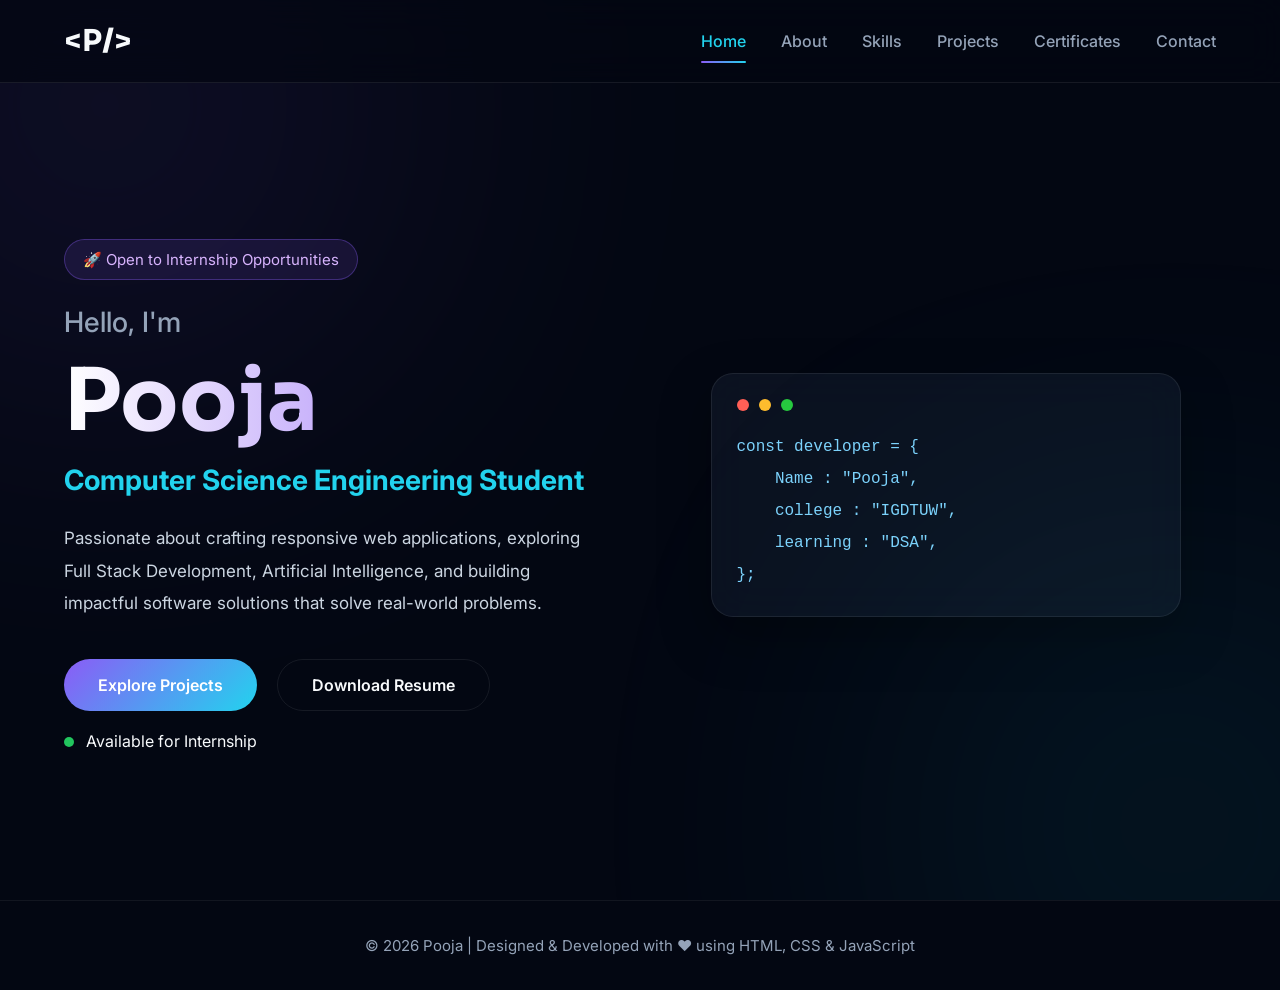
<file: index.html>
<!DOCTYPE html>
<html lang="en">

<head>
    <meta charset="UTF-8">
    <meta name="viewport" content="width=device-width, initial-scale=1.0">
    <title>Pooja | Portfolio</title>

    <!-- Google Fonts -->
    <link rel="preconnect" href="https://fonts.googleapis.com">
    <link rel="preconnect" href="https://fonts.gstatic.com" crossorigin>
    <link
        href="https://fonts.googleapis.com/css2?family=Inter:wght@300;400;500;600;700;800&family=Sora:wght@400;600;700;800&display=swap"
        rel="stylesheet">

    <!-- CSS -->
    <link rel="stylesheet" href="css/style.css">
    <link rel="stylesheet" href="css/home.css">
</head>

<body>
    <!--========================
            HEADER
    =========================-->
    <header>
        <div class="container navbar">
            <a href="index.html" class="logo">
                &lt;P/&gt;
            </a>
            <nav>
                <ul>
                    <li><a class="active" href="index.html">Home</a></li>
                    <li><a href="about.html">About</a></li>
                    <li><a href="skills.html">Skills</a></li>
                    <li><a href="projects.html">Projects</a></li>
                    <li><a href="certificates.html">Certificates </a></li>
                    <li><a href="contact.html">Contact</a></li>
                </ul>
            </nav>
        </div>
    </header>

    <!--========================
            HERO
    =========================-->
    <main>
        <section class="hero">
            <div class="container hero-container">

                <!-- LEFT -->
                <div class="hero-content">
                    <span class="hero-tag">
                        🚀 Open to Internship Opportunities
                    </span>
                    <h2>Hello, I'm</h2>
                    <h1>Pooja</h1>
                    <h3>
                        Computer Science Engineering Student
                    </h3>
                    <p>
                        Passionate about crafting responsive web applications,
                        exploring Full Stack Development, Artificial Intelligence,
                        and building impactful software solutions that solve
                        real-world problems.
                    </p>

                    <div class="hero-buttons">
                        <a href="projects.html" class="btn primary-btn">
                            Explore Projects
                        </a>

                        <a href="assets/Pooja_Resume.pdf" class="btn secondary-btn">
                            Download Resume
                        </a>
                    </div>
                    <br>
                    <div class="availability">
                        <span class="status-dot"></span>
                        Available for Internship
                    </div>
                </div>

                <!-- RIGHT -->
                <div class="hero-image">
                    <div class="code-card">
                        <div class="card-header">
                            <span class="red"></span>
                            <span class="yellow"></span>
                            <span class="green"></span>
                        </div>
                        <pre>
const developer = {
    Name : "Pooja",
    college : "IGDTUW",    
    learning : "DSA",
};
</pre>
                    </div>
                </div>
            </div>

            <!-- ================= SCROLL PROGRESS ================= -->
            <div class="scroll-progress"></div>
        </section>
    </main>

    <!-- ================= SCROLL TOP ================= -->
    <button id="scrollTopBtn">
        ↑
    </button>

    <!-- ================= FOOTER ================= -->
    <footer>
        <div class="container">
            <p>
                © 2026 Pooja | Designed & Developed with ❤️ using HTML, CSS & JavaScript
            </p>
        </div>
    </footer>
    <script src="js/main.js"></script>
</body>
</html>
</file>
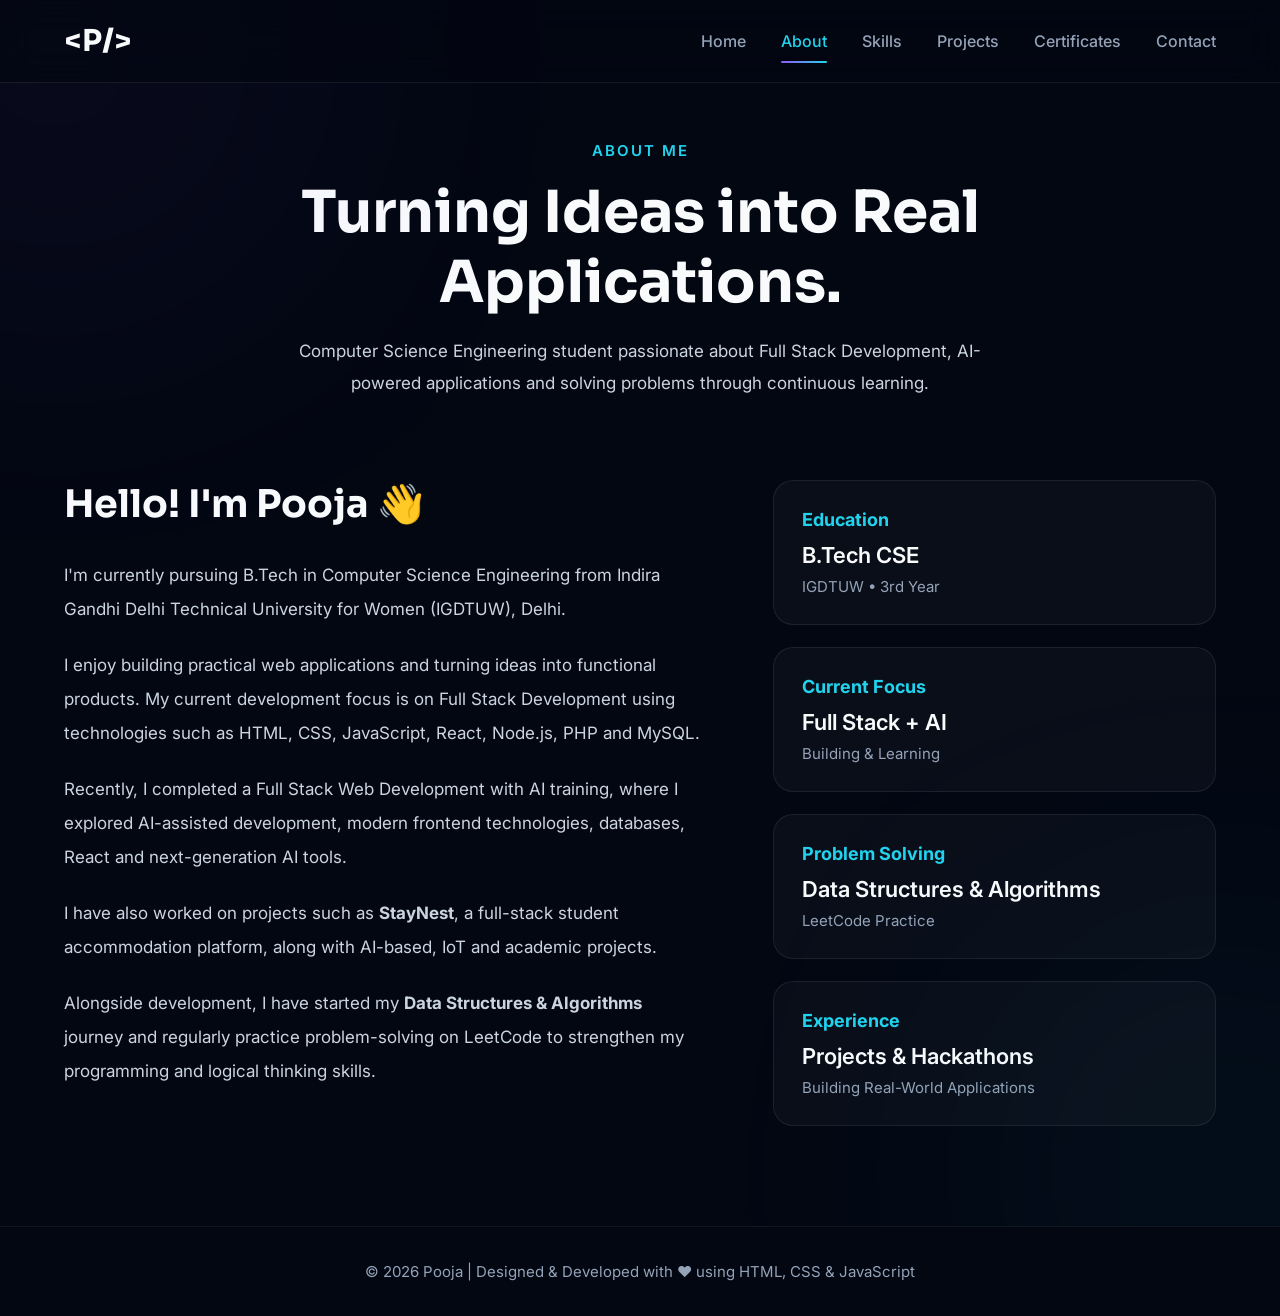
<file: about.html>
<!DOCTYPE html>
<html lang="en">

<head>
    <meta charset="UTF-8">
    <meta name="viewport" content="width=device-width, initial-scale=1.0">

    <title>About | Pooja</title>

    <!-- Google Fonts -->
    <link rel="preconnect" href="https://fonts.googleapis.com">
    <link rel="preconnect" href="https://fonts.gstatic.com" crossorigin>

    <link
        href="https://fonts.googleapis.com/css2?family=Inter:wght@300;400;500;600;700;800&family=Sora:wght@400;600;700;800&display=swap"
        rel="stylesheet">

    <!-- CSS -->
    <link rel="stylesheet" href="css/style.css">
    <link rel="stylesheet" href="css/about.css">

</head>
<body>

    <!-- ================= HEADER ================= -->
    <header>
        <div class="container navbar">
            <a href="index.html" class="logo">&lt;P/&gt;</a>
            <nav>
                <ul>
                    <li>
                        <a href="index.html">Home</a>
                    </li>
                    <li>
                        <a class="active" href="about.html">About</a>
                    </li>
                    <li>
                        <a href="skills.html">Skills</a>
                    </li>
                    <li>
                        <a href="projects.html">Projects</a>
                    </li>
                    <li>
                        <a href="certificates.html">Certificates</a>
                    </li>
                    <li>
                        <a href="contact.html">Contact</a>
                    </li>
                </ul>
            </nav>
        </div>
    </header>

    <!-- ================= MAIN ================= -->
    <main>
        <section class="about-page reveal">
            <div class="container">

                <!-- ================= PAGE TITLE ================= -->
                <div class="page-title">
                    <span>ABOUT ME</span>
                    <h1>
                        Turning Ideas into Real Applications.
                    </h1>
                    <p>
                        Computer Science Engineering student passionate about
                        Full Stack Development, AI-powered applications and
                        solving problems through continuous learning.
                    </p>
                </div>

                <!-- ================= ABOUT CONTENT ================= -->
                <div class="about-grid">

                    <!-- ================= LEFT ================= -->
                    <div class="about-left">
                        <h2>
                            Hello! I'm Pooja 👋
                        </h2>
                        <p>
                            I'm currently pursuing B.Tech in Computer Science Engineering
                            from Indira Gandhi Delhi Technical University for Women (IGDTUW),
                            Delhi.
                        </p>
                        <p>
                            I enjoy building practical web applications and turning ideas
                            into functional products. My current development focus is on
                            Full Stack Development using technologies such as HTML, CSS,
                            JavaScript, React, Node.js, PHP and MySQL.
                        </p>
                        <p>
                            Recently, I completed a Full Stack Web Development with AI
                            training, where I explored AI-assisted development, modern
                            frontend technologies, databases, React and next-generation
                            AI tools.
                        </p>
                        <p>
                            I have also worked on projects such as <strong>StayNest</strong>,
                            a full-stack student accommodation platform, along with
                            AI-based, IoT and academic projects.
                        </p>
                        <p>
                            Alongside development, I have started my
                            <strong>Data Structures & Algorithms</strong> journey and
                            regularly practice problem-solving on LeetCode to strengthen
                            my programming and logical thinking skills.
                        </p>
                    </div>

                    <!-- ================= RIGHT ================= -->
                    <div class="about-right">

                        <!-- EDUCATION -->
                        <div class="info-card">
                            <h3>
                                Education
                            </h3>
                            <p>
                                B.Tech CSE
                            </p>
                            <span>
                                IGDTUW • 3rd Year
                            </span>
                        </div>

                        <!-- CURRENT FOCUS -->
                        <div class="info-card">
                            <h3>
                                Current Focus
                            </h3>
                            <p>
                                Full Stack + AI
                            </p>
                            <span>
                                Building & Learning
                            </span>
                        </div>

                        <!-- DSA -->
                        <div class="info-card">
                            <h3>
                                Problem Solving
                            </h3>
                            <p>
                                Data Structures & Algorithms
                            </p>
                            <span>
                                LeetCode Practice
                            </span>
                        </div>

                        <!-- EXPERIENCE -->
                        <div class="info-card">
                            <h3>
                                Experience
                            </h3>
                            <p>
                                Projects & Hackathons
                            </p>
                            <span>
                                Building Real-World Applications
                            </span>
                        </div>
                    </div>
                </div>
            </div>

            <!-- ================= SCROLL PROGRESS ================= -->
            <div class="scroll-progress"></div>
        </section>

        <!-- ================= SCROLL TOP ================= -->
        <button id="scrollTopBtn">
            ↑
        </button>

        <!-- ================= FOOTER ================= -->
        <footer>
            <div class="container">
                <p>
                    © 2026 Pooja | Designed & Developed with ❤️ using HTML, CSS & JavaScript
                </p>
            </div>
        </footer>

        <script src="js/main.js"></script>

</body>
</html>
</file>
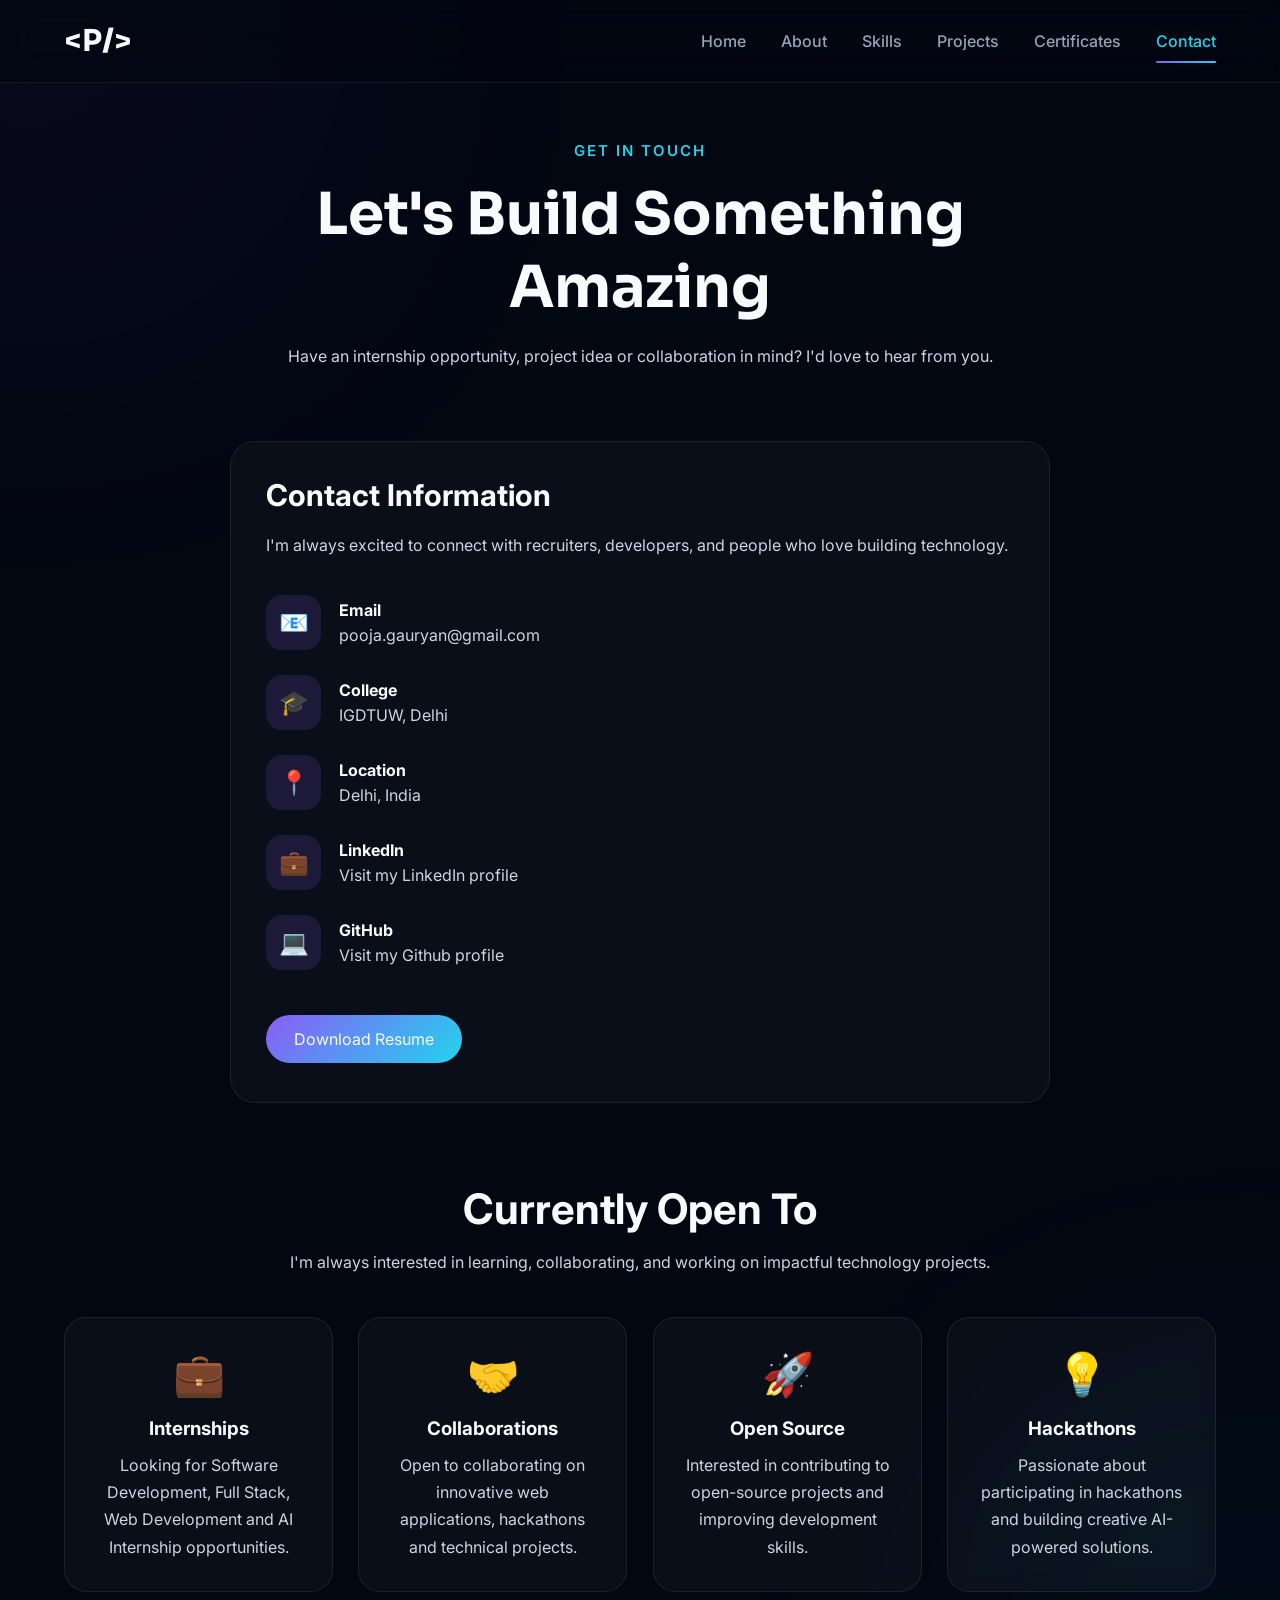
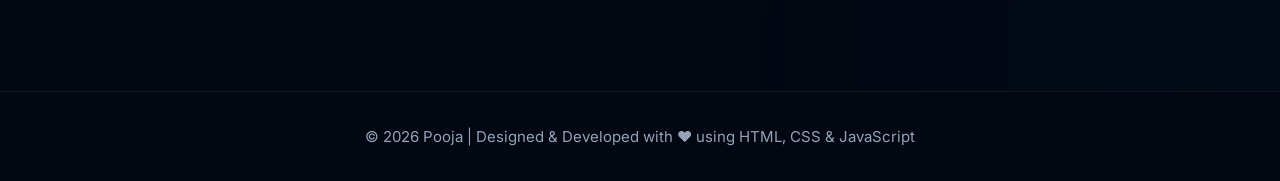
<file: contact.html>
<!DOCTYPE html>
<html lang="en">

<head>
    <meta charset="UTF-8">
    <meta name="viewport" content="width=device-width, initial-scale=1.0">
    <title>Contact | Pooja</title>

    <!-- Google Fonts -->
    <link rel="preconnect" href="https://fonts.googleapis.com">
    <link rel="preconnect" href="https://fonts.gstatic.com" crossorigin>
    <link
        href="https://fonts.googleapis.com/css2?family=Inter:wght@300;400;500;600;700;800&family=Sora:wght@400;600;700;800&display=swap"
        rel="stylesheet">

    <link rel="stylesheet" href="css/style.css">
    <link rel="stylesheet" href="css/contact.css">
</head>
<body>
    <header>
        <div class="container navbar">
            <a href="index.html" class="logo">&lt;P/&gt;</a>
            <nav>
                <ul>
                    <li><a href="index.html">Home</a></li>
                    <li><a href="about.html">About</a></li>
                    <li><a href="skills.html">Skills</a></li>
                    <li><a href="projects.html">Projects</a></li>
                    <li><a href="certificates.html">Certificates</a></li>
                    <li><a class="active" href="contact.html">Contact</a></li>
                </ul>
            </nav>
        </div>
    </header>
    <main>
        <section class="contact-page reveal">
            <div class="container">
                <div class="page-title">
                    <span>GET IN TOUCH</span>
                    <h1>Let's Build Something Amazing</h1>
                    <p>
                        Have an internship opportunity, project idea or collaboration in mind?
                        I'd love to hear from you.
                    </p>
                </div>
                <div class="contact-wrapper">

                    <!-- ================= LEFT ================= -->
                    <div class="contact-info">
                        <h2>Contact Information</h2>
                        <p>
                            I'm always excited to connect with recruiters, developers,
                            and people who love building technology.
                        </p>

                        <div class="info-box reveal">
                            <div class="icon">📧</div>
                            <div>
                                <h4>Email</h4>
                                <p>pooja.gauryan@gmail.com</p>
                            </div>
                        </div>

                        <div class="info-box reveal">
                            <div class="icon">🎓</div>
                            <div>
                                <h4>College</h4>
                                <p>IGDTUW, Delhi</p>
                            </div>
                        </div>

                        <div class="info-box reveal">
                            <div class="icon">📍</div>
                            <div>
                                <h4>Location</h4>
                                <p>Delhi, India</p>
                            </div>

                        </div>
                        <div class="info-box reveal">
                            <div class="icon">💼</div>
                            <div>
                                <h4><a href = "https://www.linkedin.com/in/pooja-gauryan-662349326/" target = "_blank">
                                    LinkedIn
                                </a>
                            </h4>
                                <p><a href = "https://www.linkedin.com/in/pooja-gauryan-662349326/" target = "_blank">Visit my LinkedIn profile </a></p>
                            </div>
                        </div>

                        <div class="info-box reveal">
                            <div class="icon">💻</div>
                            <div>
                                <h4><a href = "https://github.com/Pooja-Gauryan" target = "_blank">
                                    GitHub
                                </a>
                            </h4>
                                <p><a href = "https://github.com/Pooja-Gauryan" target = "_blank">Visit my Github profile</a></p>
                            </div>
                        </div>
                        <a href="assets/Pooja_Resume.pdf" class="resume-btn" target="_blank">
                            Download Resume
                        </a>
                    </div>

                    <!-- ================= RIGHT =================
                    <div class="contact-form">
                        <h2>Send a Message</h2>
                        <form>
                            <div class="input-group">
                                <input type="text" placeholder="Your Name" required>
                            </div>
                            <div class="input-group">
                                <input type="email" placeholder="Your Email" required>
                            </div>
                            <div class="input-group">
                                <input type="text" placeholder="Subject" required>
                            </div>
                            <div class="input-group">
                                <textarea rows="7" placeholder="Write your message..." required></textarea>
                            </div>
                            <button type="submit">
                                Send Message 🚀
                            </button>
                        </form>
                    </div> -->
                </div>

                <!-- ================= OPEN TO ================= -->
                <div class="open-to-section">
                    <h2>Currently Open To</h2>
                    <p>
                        I'm always interested in learning, collaborating, and working on
                        impactful technology projects.
                    </p>

                    <div class="open-grid">
                        <div class="open-card reveal">
                            <div class="open-icon">💼</div>
                            <h3>Internships</h3>
                            <p>
                                Looking for Software Development, Full Stack,
                                Web Development and AI Internship opportunities.
                            </p>
                        </div>
                        <div class="open-card reveal">
                            <div class="open-icon">🤝</div>
                            <h3>Collaborations</h3>
                            <p>
                                Open to collaborating on innovative web applications,
                                hackathons and technical projects.
                            </p>
                        </div>

                        <div class="open-card reveal">
                            <div class="open-icon">🚀</div>
                            <h3>Open Source</h3>
                            <p>
                                Interested in contributing to open-source projects
                                and improving development skills.
                            </p>
                        </div>

                        <div class="open-card reveal">
                            <div class="open-icon">💡</div>
                            <h3>Hackathons</h3>
                            <p>
                                Passionate about participating in hackathons and
                                building creative AI-powered solutions.
                            </p>
                        </div>
                    </div>
                </div>
            </div>

            <!-- ================= SCROLL PROGRESS ================= -->
            <div class="scroll-progress"></div>
        </section>
    </main>

    <!-- ================= SCROLL TOP ================= -->

    <button id="scrollTopBtn">
        ↑
    </button>

    <!-- ================= FOOTER ================= -->
    <footer>
        <div class="container">
            <p>
                © 2026 Pooja | Designed & Developed with ❤️ using HTML, CSS & JavaScript
            </p>
        </div>
    </footer>
    <script src="js/main.js"></script>
</body>
</html>
</file>
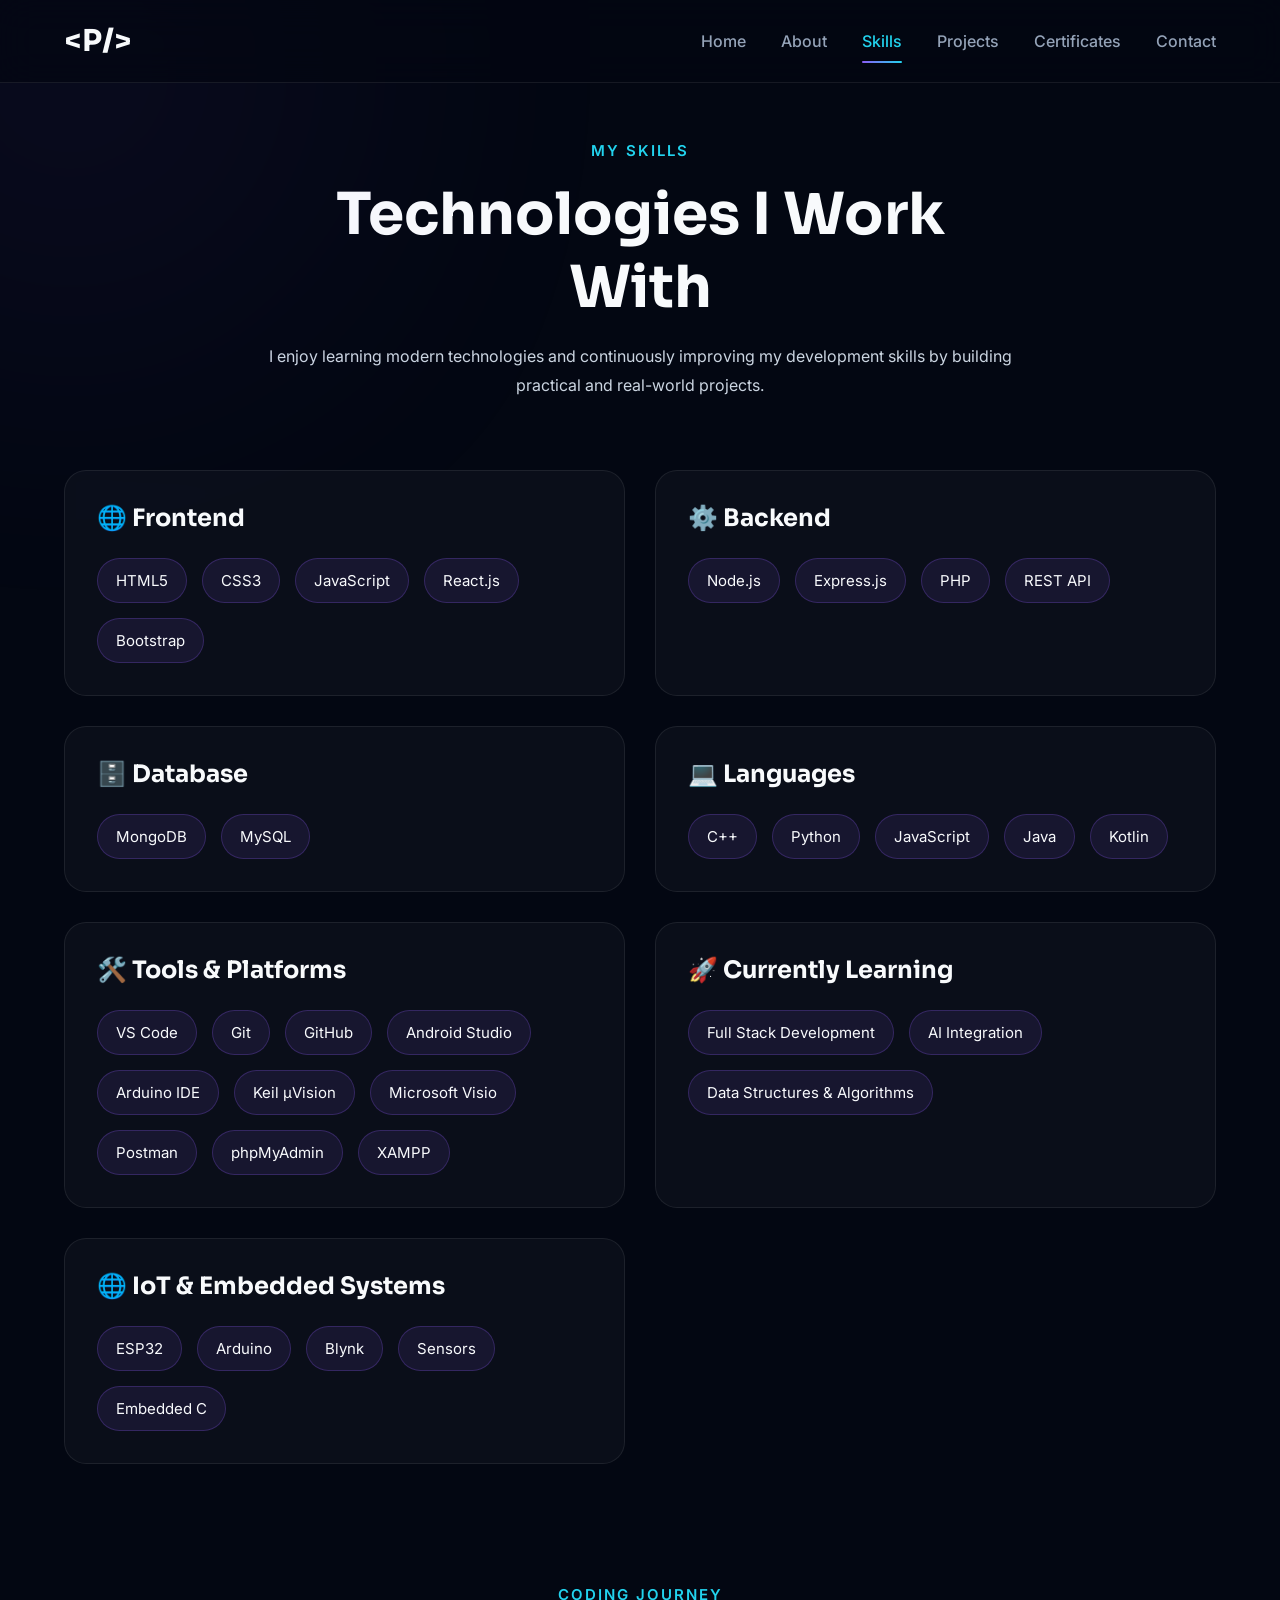
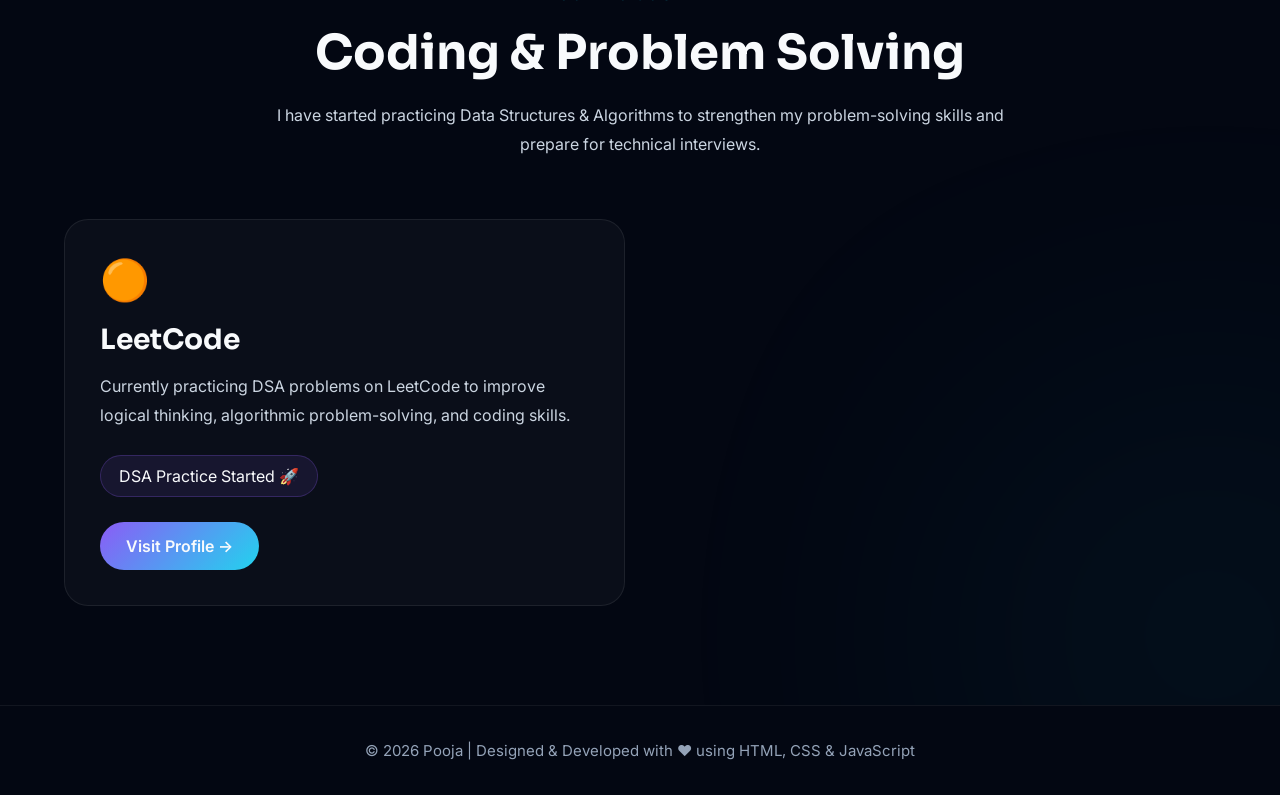
<file: skills.html>
<!DOCTYPE html>
<html lang="en">

<head>
    <meta charset="UTF-8">
    <meta name="viewport" content="width=device-width, initial-scale=1.0">
    <title>Skills | Pooja</title>

    <!-- Google Fonts -->
    <link rel="preconnect" href="https://fonts.googleapis.com">
    <link rel="preconnect" href="https://fonts.gstatic.com" crossorigin>

    <link
        href="https://fonts.googleapis.com/css2?family=Inter:wght@300;400;500;600;700;800&family=Sora:wght@400;600;700;800&display=swap"
        rel="stylesheet">
    <link rel="stylesheet" href="css/style.css">
    <link rel="stylesheet" href="css/skills.css">
</head>

<body>
    <!-- ================= HEADER ================= -->
    <header>
        <div class="container navbar">
            <a href="index.html" class="logo">&lt;P/&gt;</a>
            <nav>
                <ul>
                    <li>
                        <a href="index.html">Home</a>
                    </li>
                    <li>
                        <a href="about.html">About</a>
                    </li>
                    <li>
                        <a class="active" href="skills.html">Skills</a>
                    </li>
                    <li>
                        <a href="projects.html">Projects</a>
                    </li>
                    <li>
                        <a href="certificates.html">Certificates</a>
                    </li>
                    <li>
                        <a href="contact.html">Contact</a>
                    </li>
                </ul>
            </nav>
        </div>
    </header>

    <!-- ================= MAIN ================= -->
    <main>
        <section class="skills-page reveal">
            <div class="container">
                <!-- ================= PAGE TITLE ================= -->
                <div class="page-title">
                    <span>MY SKILLS</span>
                    <h1>Technologies I Work With</h1>
                    <p>
                        I enjoy learning modern technologies and continuously improving
                        my development skills by building practical and real-world projects.
                    </p>
                </div>

                <!-- ================= SKILLS GRID ================= -->
                <div class="skills-grid">

                    <!-- ================= FRONTEND ================= -->
                    <div class="skill-card reveal">
                        <h2>🌐 Frontend</h2>
                        <div class="tags">
                            <span>HTML5</span>
                            <span>CSS3</span>
                            <span>JavaScript</span>
                            <span>React.js</span>
                            <span>Bootstrap</span>
                        </div>
                    </div>

                    <!-- ================= BACKEND ================= -->
                    <div class="skill-card reveal">
                        <h2>⚙️ Backend</h2>
                        <div class="tags">
                            <span>Node.js</span>
                            <span>Express.js</span>
                            <span>PHP</span>
                            <span>REST API</span>
                        </div>
                    </div>

                    <!-- ================= DATABASE ================= -->
                    <div class="skill-card reveal">
                        <h2>🗄️ Database</h2>
                        <div class="tags">
                            <span>MongoDB</span>
                            <span>MySQL</span>
                        </div>
                    </div>

                    <!-- ================= LANGUAGES ================= -->
                    <div class="skill-card reveal">
                        <h2>💻 Languages</h2>
                        <div class="tags">
                            <span>C++</span>
                            <span>Python</span>
                            <span>JavaScript</span>
                            <span>Java</span>
                            <span>Kotlin</span>
                        </div>
                    </div>

                    <!-- ================= TOOLS ================= -->
                    <div class="skill-card reveal">
                        <h2>🛠️ Tools & Platforms</h2>
                        <div class="tags">
                            <span>VS Code</span>
                            <span>Git</span>
                            <span>GitHub</span>
                            <span>Android Studio</span>
                            <span>Arduino IDE</span>
                            <span>Keil µVision</span>
                            <span>Microsoft Visio</span>
                            <span>Postman</span>
                            <span>phpMyAdmin</span>
                            <span>XAMPP</span>
                        </div>
                    </div>

                    <!-- ================= CURRENTLY LEARNING ================= -->
                    <div class="skill-card reveal">
                        <h2>🚀 Currently Learning</h2>
                        <div class="tags">
                            <span>Full Stack Development</span>
                            <span>AI Integration</span>
                            <span>Data Structures & Algorithms</span>
                        </div>
                    </div>

                    <!-- ================= IOT ================= -->
                    <div class="skill-card reveal">
                        <h2>🌐 IoT & Embedded Systems</h2>
                        <div class="tags">
                            <span>ESP32</span>
                            <span>Arduino</span>
                            <span>Blynk</span>
                            <span>Sensors</span>
                            <span>Embedded C</span>
                        </div>
                    </div>
                </div>

                <!-- ================= CODING PROFILES ================= -->
                <div class="coding-section reveal">
                    <div class="coding-title">
                        <span>CODING JOURNEY</span>
                        <h2>Coding & Problem Solving</h2>
                        <p>
                            I have started practicing Data Structures & Algorithms
                            to strengthen my problem-solving skills and prepare for
                            technical interviews.
                        </p>
                    </div>
                    <div class="coding-grid">

                        <!-- ================= LEETCODE ================= -->
                        <div class="coding-card reveal">
                            <div class="coding-icon">
                                🟠
                            </div>
                            <h3>LeetCode</h3>
                            <p>
                                Currently practicing DSA problems on LeetCode
                                to improve logical thinking, algorithmic problem-solving,
                                and coding skills.
                            </p>
                            <div class="coding-info">
                                <span>
                                    DSA Practice Started 🚀
                                </span>
                            </div>
                            <a href="https://leetcode.com/u/Pooja151/"
                                target="_blank"
                                rel="noopener noreferrer">
                                Visit Profile →
                            </a>
                        </div>
                    </div>
                </div>
            </div>

            <!-- ================= SCROLL PROGRESS ================= -->
            <div class="scroll-progress"></div>
        </section>
    </main>

    <!-- ================= SCROLL TOP ================= -->
    <button id="scrollTopBtn">
        ↑
    </button>

    <!-- ================= FOOTER ================= -->
    <footer>
        <div class="container">
            <p>
                © 2026 Pooja | Designed & Developed with ❤️ using HTML, CSS & JavaScript
            </p>
        </div>
    </footer>
    <script src="js/main.js"></script>
</body>
</html>
</file>
<file: css/style.css>
html {
    scroll-behavior: smooth;
}

/*=====================================
            GOOGLE FONTS
======================================*/
:root {
    /* Colors */
    --bg: #030712;
    --surface: #0F172A;
    --card: #111827;

    --primary: #8B5CF6;
    --secondary: #22D3EE;

    --white: #F8FAFC;
    --text: #CBD5E1;
    --gray: #94A3B8;

    --border: rgba(255, 255, 255, .08);

    /* Fonts */

    --heading: 'Sora', sans-serif;
    --body: 'Inter', sans-serif;

    /* Others */

    --radius: 18px;
    --transition: .35s ease;
    --shadow: 0 20px 50px rgba(0, 0, 0, .35);
}

/*=====================================
              RESET
======================================*/
* {
    margin: 0;
    padding: 0;
    box-sizing: border-box;
}

html {
    scroll-behavior: smooth;
}

body {
    background: var(--bg);
    color: var(--white);
    font-family: var(--body);
    overflow-x: hidden;
}

/*=====================================
            COMMON
======================================*/
.container {
    width: min(1200px, 90%);
    margin: auto;
}

a {
    text-decoration: none;
    color: inherit;
}

ul {
    list-style: none;
}

img {
    display: block;
    max-width: 100%;
}

button {
    font-family: inherit;
}

/*=====================================
            HEADER
======================================*/
header {
    position: fixed;
    top: 0;
    left: 0;
    width: 100%;
    z-index: 999;
    backdrop-filter: blur(18px);
    background: rgba(3, 7, 18, .70);
    border-bottom: 1px solid var(--border);
}


/*=====================================
            NAVBAR
======================================*/

.navbar {
    height: 82px;
    display: flex;
    align-items: center;
    justify-content: space-between;
}

.logo {
    font-size: 30px;
    font-weight: 700;
    font-family: var(--heading);
    transition: var(--transition);
}

.logo:hover {
    color: var(--primary);
}

nav ul {
    display: flex;
    gap: 35px;
}

nav a {
    position: relative;
    color: var(--gray);
    font-weight: 500;
    transition: var(--transition);
}

nav a:hover,
nav a.active {
    color: var(--white);
}

nav a::after {
    content: "";
    position: absolute;
    left: 0;
    bottom: -8px;
    width: 0;
    height: 2px;
    background: linear-gradient(to right,
            var(--primary),
            var(--secondary));
    transition: var(--transition);
}

nav a:hover::after,
nav a.active::after {
    width: 100%;
}

/*=====================================
            BUTTONS
======================================*/
.btn {
    display: inline-flex;
    align-items: center;
    justify-content: center;
    padding: 15px 34px;
    border-radius: 50px;
    font-weight: 600;
    transition: var(--transition);
}

.primary-btn {
    color: #fff;
    background: linear-gradient(135deg,
            var(--primary),
            var(--secondary));
}

.primary-btn:hover {
    transform:
        translateY(-8px) scale(1.01);
    box-shadow: 0 15px 30px rgba(139, 92, 246, .35);
}

.secondary-btn {
    border: 1px solid var(--border);
}

.secondary-btn:hover {
    background: rgba(255, 255, 255, .05);
    transform:
        translateY(-8px) scale(1.01);
}

.btn,
.resume-btn,
.project-buttons a,
.certificate-btn a,
.contact-form button {
    position: relative;
    overflow: hidden;
}

/*=====================================
            FOOTER
======================================*/
footer {
    padding: 35px 0;
    text-align: center;
    /* border-top:1px solid var(--border); */
    border-top: 1px solid rgba(255, 255, 255, .06);
    color: #94a3b8;
    font-size: 15px;
}

/*=====================================
          CUSTOM SCROLLBAR
======================================*/
::-webkit-scrollbar {
    width: 8px;
}

::-webkit-scrollbar-track {
    background: #0b1120;
}

::-webkit-scrollbar-thumb {
    background: var(--primary);
    border-radius: 20px;
}

::-webkit-scrollbar-thumb:hover {
    background: #a78bfa;
}

/*=====================================
        Better Selection Color
======================================*/
::selection {
    background: #8B5CF6;
    color: #fff;
}

::-moz-selection {
    background: #8B5CF6;
    color: #fff;
}

/*=====================================
           Better Focus
======================================*/
button:focus,
a:focus,
input:focus,
textarea:focus {
    outline: none;
}

/*=====================================
        Better Image Rendering
======================================*/
img {
    max-width: 100%;
    display: block;
    user-select: none;
    -webkit-user-drag: none;
}

/*=====================================
             Better Scrollbar
======================================*/
::-webkit-scrollbar {
    width: 10px;
}

::-webkit-scrollbar-track {
    background: #09090f;
}

::-webkit-scrollbar-thumb {
    background: #8B5CF6;
    border-radius: 20px;
}

::-webkit-scrollbar-thumb:hover {
    background: #a855f7;
}

/*=====================================
          Universal Transition
======================================*/
a,
button,
.card,
.project-card,
.skill-card,
.stat-box,
.open-card,
.certificate-card {
    transition: .35s ease;
}

/*=====================================
           Navbar Blur Upgrade
======================================*/
header {
    backdrop-filter: blur(18px);
    -webkit-backdrop-filter: blur(18px);
}

/*=====================================
         Purple Glow on Buttons
======================================*/
.btn:hover,
.resume-btn:hover,
.project-buttons a:hover,
.certificate-btn a:hover,
.contact-form button:hover {
    box-shadow:
        0 15px 35px rgba(139, 92, 246, .28);
}

/*=====================================
        Better Card Animation
======================================*/
.project-card,
.skill-card,
.certificate-card,
.open-card,
.stat-box {
    will-change: transform;
}

/*=====================================
        SCROLL REVEAL
======================================*/
.reveal {
    opacity: 0;
    transform: translateY(70px);
    transition:
        opacity .8s ease,
        transform .8s ease;
}

.reveal.active {
    opacity: 1;
    transform: translateY(0);
}


.reveal {
    will-change: transform, opacity;
}

/*=====================================
        SCROLL PROGRESS BAR
======================================*/
.scroll-progress {
    position: fixed;
    top: 0;
    left: 0;
    width: 0%;
    height: 4px;
    z-index: 9999;
    background: linear-gradient(90deg,
            var(--primary),
            var(--secondary));
    box-shadow: 0 0 15px rgba(139, 92, 246, .45);
}

/*=====================================
        SCROLL TO TOP
======================================*/
#scrollTopBtn {
    position: fixed;
    right: 28px;
    bottom: 28px;
    width: 55px;
    height: 55px;
    border: none;
    border-radius: 50%;
    cursor: pointer;
    font-size: 22px;
    color: white;
    background: linear-gradient(135deg,
            var(--primary),
            var(--secondary));
    box-shadow: 0 12px 30px rgba(139, 92, 246, .25);
    opacity: 0;
    visibility: hidden;
    transform: translateY(20px);
    transition: .35s;
    z-index: 999;
}

#scrollTopBtn.show {
    opacity: 1;
    visibility: visible;
    transform: translateY(0);
}

#scrollTopBtn:hover {
    transform:
        translateY(-8px) scale(1.01);
    box-shadow: 0 18px 35px rgba(139, 92, 246, .35);
}

nav ul li a {
    position: relative;
    padding: 8px 0;
    transition: .35s;
}

nav ul li a::after {
    content: "";
    position: absolute;
    left: 0;
    bottom: -4px;
    width: 0;
    height: 2px;
    background: linear-gradient(90deg,
            var(--primary),
            var(--secondary));
    transition: .35s;
    border-radius: 10px;
}

nav ul li a:hover::after,
nav ul li a.active::after {
    width: 100%;
}

nav ul li a:hover,
nav ul li a.active {
    color: var(--secondary);
}

.logo {
    transition: .35s;
}

.logo:hover {
    transform: scale(1.08) rotate(.4deg);
    text-shadow: 0 0 18px rgba(139, 92, 246, .5);
}

/*=====================================
        PAGE FADE
======================================*/
body {
    animation: pageFade .6s ease;
}

@keyframes pageFade {
    from {
        opacity: 0;
    }

    to {
        opacity: 1;
    }
}

input::placeholder,
textarea::placeholder {
    color: #94a3b8;
}

button:active,
.btn:active,
.project-buttons a:active,
.resume-btn:active {
    transform: scale(.97);
}
</file>
<file: css/home.css>
/*=====================================
            HERO SECTION
======================================*/
.hero {
    position: relative;
    min-height: 100vh;
    display: flex;
    align-items: center;
    overflow: hidden;
}

/*=====================================
        BACKGROUND EFFECTS
======================================*/
.hero::before {
    content: "";
    position: absolute;
    width: 450px;
    height: 450px;
    background: #8B5CF6;
    filter: blur(180px);
    opacity: .18;
    top: -120px;
    left: -120px;
    border-radius: 50%;
}

.hero::after {
    content: "";
    position: absolute;
    width: 450px;
    height: 450px;
    background: #22D3EE;
    filter: blur(180px);
    opacity: .15;
    bottom: -150px;
    right: -120px;
    border-radius: 50%;
}

/*=====================================
        HERO CONTAINER
======================================*/
.hero-container {
    display: grid;
    grid-template-columns: 1fr 1fr;
    align-items: center;
    gap: 70px;
    padding-top: 90px;
}

/*=====================================
        LEFT CONTENT
======================================*/
.hero-content {
    z-index: 2;
}

.hero-tag {
    display: inline-block;
    padding: 10px 18px;
    border-radius: 50px;
    background: rgba(139, 92, 246, .12);
    border: 1px solid rgba(139, 92, 246, .35);
    color: #d8b4fe;
    font-size: 15px;
    margin-bottom: 25px;
}

.hero-content h2 {
    color: var(--gray);
    font-size: 28px;
    font-weight: 500;
}

.hero-content h1 {
    font-family: var(--heading);
    font-size: 86px;
    line-height: 1.1;
    margin: 15px 0;
    background: linear-gradient(to right, #ffffff, #8B5CF6);
    -webkit-background-clip: text;
    color: transparent;
}

.hero-content h3 {
    color: var(--secondary);
    font-size: 28px;
    margin-bottom: 25px;
}

.hero-content p {
    max-width: 560px;
    color: var(--text);
    line-height: 1.9;
    font-size: 17px;
}

.hero-buttons {
    display: flex;
    gap: 20px;
    margin-top: 40px;
}

/*=====================================
        RIGHT SIDE
======================================*/
.hero-image {
    display: flex;
    justify-content: center;
}

/*=====================================
        CODE CARD
======================================*/
.code-card {
    width: 470px;
    background: rgba(17, 24, 39, .70);
    backdrop-filter: blur(20px);
    border: 1px solid rgba(255, 255, 255, .08);
    border-radius: 22px;
    padding: 25px;
    box-shadow: var(--shadow);
    transition: .4s;
}

.code-card:hover {
    transform: translateY(-8px);
}

.card-header {
    display: flex;
    gap: 10px;
    margin-bottom: 20px;
}

.card-header span {
    width: 12px;
    height: 12px;
    border-radius: 50%;
}

.red {
    background: #ff5f56;
}

.yellow {
    background: #ffbd2e;
}

.green {
    background: #27c93f;
}

.code-card pre {
    color: #7dd3fc;
    font-size: 16px;
    line-height: 2;
    overflow-x: auto;
}

/*=====================================
        SCROLL INDICATOR
======================================*/
.scroll-down {
    position: absolute;
    bottom: 35px;
    left: 50%;
    transform: translateX(-50%);
    color: var(--gray);
}

/*=====================================
        RESPONSIVE
======================================*/
@media(max-width:991px) {
    .hero-container {
        grid-template-columns: 1fr;
        text-align: center;
        padding: 140px 0 80px;
    }

    .hero-content p {
        margin: auto;
    }

    .hero-buttons {
        justify-content: center;
    }

    .code-card {
        width: 100%;
        margin-top: 50px;
    }

    .hero-content h1 {
        font-size: 64px;
    }
}

@media(max-width:600px) {
    .hero-content h1 {
        font-size: 48px;
    }

    .hero-content h2 {
        font-size: 22px;
    }

    .hero-content h3 {
        font-size: 22px;
    }

    .hero-buttons {
        flex-direction: column;
    }

    .btn {
        width: 100%;
    }
}

.status-dot{
    width:10px;
    height:10px;
    background:#22c55e;
    border-radius:50%;
    display:inline-block;
    margin-right:8px;
    animation:pulse 2s infinite;
    
}
</file>
<file: css/about.css>
/*=====================================
            ABOUT PAGE
======================================*/
.about-page {
    min-height: 100vh;
    padding: 140px 0 100px;
    position: relative;
    overflow: hidden;
}

/*=====================================
        BACKGROUND GLOW
======================================*/
.about-page::before {
    content: "";
    position: absolute;
    width: 350px;
    height: 350px;
    background: #8B5CF6;
    border-radius: 50%;
    filter: blur(170px);
    opacity: .15;
    top: -120px;
    left: -120px;
}

.about-page::after {
    content: "";
    position: absolute;
    width: 350px;
    height: 350px;
    background: #22D3EE;
    border-radius: 50%;
    filter: blur(170px);
    opacity: .12;
    bottom: -120px;
    right: -120px;
}

/*=====================================
            PAGE TITLE
======================================*/
.page-title {
    text-align: center;
    max-width: 750px;
    margin: auto;
    margin-bottom: 80px;
}

.page-title span {
    color: var(--secondary);
    font-size: 15px;
    letter-spacing: 2px;
    font-weight: 600;
}

.page-title h1 {
    margin: 18px 0;
    font-size: 58px;
    line-height: 1.2;
    font-family: var(--heading);
}

.page-title p {
    color: var(--text);
    line-height: 1.9;
    font-size: 17px;
}

/*=====================================
            GRID
======================================*/
.about-grid {
    display: grid;
    grid-template-columns: 1.3fr .9fr;
    gap: 70px;
    align-items: start;
}

/*=====================================
            LEFT
======================================*/
.about-left h2 {
    font-size: 38px;
    margin-bottom: 30px;
    font-family: var(--heading);
}

.about-left p {
    color: var(--text);
    font-size: 17px;
    line-height: 2;
    margin-bottom: 22px;
}

/*=====================================
            RIGHT
======================================*/
.about-right {
    display: grid;
    grid-template-columns: 1fr;
    gap: 22px;
}

/*=====================================
            INFO CARD
======================================*/
.info-card {
    background: rgba(255, 255, 255, .03);
    border: 1px solid rgba(255, 255, 255, .08);
    backdrop-filter: blur(18px);
    border-radius: 20px;
    padding: 28px;
    transition: .35s;
}

.info-card:hover {
    transform: translateY(-8px);
    border-color: var(--primary);
    box-shadow: 0 15px 35px rgba(139, 92, 246, .18);
}

.info-card h3 {
    color: var(--secondary);
    margin-bottom: 12px;
    font-size: 18px;
}

.info-card p {
    font-size: 22px;
    font-weight: 600;
    margin-bottom: 8px;
}

.info-card span {
    color: var(--gray);
    font-size: 15px;
}

/*=====================================
        RESPONSIVE
======================================*/
@media(max-width:992px) {
    .about-grid {
        grid-template-columns: 1fr;
    }
    .page-title h1 {
        font-size: 46px;
    }
}

@media(max-width:600px) {
    .about-page {
        padding-top: 120px;
    }
    .page-title h1 {
        font-size: 36px;
    }
    .about-left h2 {
        font-size: 30px;
    }
}
</file>
<file: css/contact.css>
/*=====================================
            CONTACT PAGE
======================================*/
.contact-page {
    min-height: 100vh;
    padding: 140px 0 100px;
    position: relative;
    overflow: hidden;
}

.contact-page::before {
    content: "";
    position: absolute;
    width: 420px;
    height: 420px;
    background: #8B5CF6;
    border-radius: 50%;
    filter: blur(180px);
    opacity: .12;
    top: -180px;
    left: -180px;
}

.contact-page::after {
    content: "";
    position: absolute;
    width: 420px;
    height: 420px;
    background: #22D3EE;
    border-radius: 50%;
    filter: blur(180px);
    opacity: .08;
    right: -180px;
    bottom: -180px;
}

.contact-page .container {
    position: relative;
    z-index: 2;
}

.contact-container{
    display:flex;
    justify-content:center;
}

/*=====================================
            PAGE TITLE
======================================*/
.page-title {
    text-align: center;
    max-width: 760px;
    margin: 0 auto 70px;
}

.page-title span {
    color: var(--secondary);
    letter-spacing: 2px;
    font-size: 15px;
    font-weight: 600;
}

.page-title h1 {
    font-size: 58px;
    margin: 18px 0;
    font-family: var(--heading);
}

.page-title p {
    color: var(--text);
    line-height: 1.8;
}

/*=====================================
        CONTACT WRAPPER
======================================*/
.contact-wrapper {
    display: flex;
    justify-content: center;
    align-items: center;
    margin-bottom: 80px;
}

/*=====================================
        CONTACT INFO
======================================*/
.contact-info,
.contact-form {
    background: rgba(255, 255, 255, .03);
    border: 1px solid rgba(255, 255, 255, .08);
    border-radius: 25px;
    padding: 35px;
    backdrop-filter: blur(18px);
    transition: .35s;
}

.contact-info:hover,
.contact-form:hover {
    transform: translateY(-8px);
    border-color: var(--primary);
    box-shadow: 0 20px 40px rgba(139, 92, 246, .18);
}

.contact-info h2,
.contact-form h2 {
    font-size: 30px;
    margin-bottom: 18px;
}

.contact-info>p {
    color: var(--text);
    margin-bottom: 35px;
    line-height: 1.8;
}

.contact-info{
    width:100%;
    max-width:820px;
}

/*=====================================
        INFO BOX
====================================*/
.info-box {
    display: flex;
    align-items: center;
    gap: 18px;
    margin-bottom: 25px;
}

.icon {
    width: 55px;
    height: 55px;
    border-radius: 16px;
    display: flex;
    align-items: center;
    justify-content: center;
    background: rgba(139, 92, 246, .15);
    font-size: 24px;
}

.info-box h4 {
    margin-bottom: 5px;
}

.info-box p {
    color: var(--text);
}

/*=====================================
        RESUME BUTTON
======================================*/
.resume-btn {
    display: inline-block;
    margin-top: 20px;
    padding: 14px 28px;
    border-radius: 50px;
    background: linear-gradient(135deg,
            var(--primary),
            var(--secondary));
    transition: .35s;
}

.resume-btn:hover {
    transform: translateY(-5px);
    box-shadow: 0 15px 30px rgba(139, 92, 246, .25);
}

/*=====================================
            FORM
======================================
.input-group {
    margin-bottom: 20px;
}

.input-group input,
.input-group textarea {
    width: 100%;
    padding: 16px 18px;
    border-radius: 14px;
    border: 1px solid rgba(255, 255, 255, .08);
    background: rgba(255, 255, 255, .03);
    color: white;
    font-size: 15px;
    outline: none;
    transition: .3s;
}

.input-group input:focus,
.input-group textarea:focus {
    border-color: var(--primary);
    box-shadow: 0 0 15px rgba(139, 92, 246, .20);
}

.contact-form button {
    border: none;
    cursor: pointer;
    padding: 16px 34px;
    border-radius: 50px;
    font-size: 16px;
    font-weight: 600;
    color: white;
    background: linear-gradient(135deg,
            var(--primary),
            var(--secondary));
    transition: .35s;
}

.contact-form button:hover {
    transform: translateY(-5px);
    box-shadow: 0 15px 30px rgba(139, 92, 246, .25);
} */

/*=====================================
        OPEN TO SECTION
======================================*/
.open-to-section {
    text-align: center;
}

.open-to-section h2 {
    font-size: 42px;
    margin-bottom: 18px;
}

.open-to-section>p {
    color: var(--text);
    margin-bottom: 45px;
}

.open-grid {
    display: grid;
    grid-template-columns: repeat(4, 1fr);
    gap: 25px;
}

.open-card {
    padding: 30px;
    background: rgba(255, 255, 255, .03);
    border: 1px solid rgba(255, 255, 255, .08);
    border-radius: 22px;
    backdrop-filter: blur(18px);
    transition: .35s;
}

.open-card:hover {
    transform: translateY(-8px);
    border-color: var(--primary);
    box-shadow: 0 18px 35px rgba(139, 92, 246, .18);
}

.open-icon {
    font-size: 42px;
    margin-bottom: 18px;
}

.open-card h3 {
    margin-bottom: 12px;
}

.open-card p {
    color: var(--text);
    line-height: 1.7;
}

/*=====================================
        RESPONSIVE
======================================*/
@media(max-width:992px) {
    .contact-wrapper {
        grid-template-columns: 1fr;
    }

    .open-grid {
        grid-template-columns: repeat(2, 1fr);
    }
}

@media(max-width:600px) {
    .page-title h1 {
        font-size: 38px;
    }

    .open-grid {
        grid-template-columns: 1fr;
    }
}
</file>
<file: css/skills.css>
/*=====================================
            SKILLS PAGE
======================================*/
.skills-page {
    min-height: 100vh;
    padding: 140px 0 100px;
    position: relative;
    overflow: hidden;
}

/*=====================================
        BACKGROUND GLOW
======================================*/
.skills-page::before {
    content: "";
    position: absolute;
    width: 380px;
    height: 380px;
    background: #8B5CF6;
    filter: blur(180px);
    opacity: .15;
    top: -120px;
    left: -120px;
    border-radius: 50%;
}

.skills-page::after {
    content: "";
    position: absolute;
    width: 380px;
    height: 380px;
    background: #22D3EE;
    filter: blur(180px);
    opacity: .12;
    bottom: -120px;
    right: -120px;
    border-radius: 50%;
}

/*=====================================
            PAGE TITLE
======================================*/
.page-title {
    text-align: center;
    max-width: 760px;
    margin: auto;
    margin-bottom: 70px;
}

.page-title span {
    color: var(--secondary);
    letter-spacing: 2px;
    font-size: 15px;
    font-weight: 600;
}

.page-title h1 {
    font-size: 58px;
    margin: 18px 0;
    font-family: var(--heading);
}

.page-title p {
    color: var(--text);
    line-height: 1.8;
}

/*=====================================
            GRID
======================================*/
.skills-grid {
    display: grid;
    grid-template-columns: repeat(2, 1fr);
    gap: 30px;
}

/*=====================================
            CARD
======================================*/

.skill-card {
    background: rgba(255, 255, 255, .03);
    border: 1px solid rgba(255, 255, 255, .08);
    border-radius: 22px;
    padding: 32px;
    backdrop-filter: blur(18px);
    transition: .35s;
}

.skill-card:hover {
    transform: translateY(-10px);
    border-color: var(--primary);
    box-shadow: 0 18px 35px rgba(139, 92, 246, .18);
}

.skill-card h2 {
    margin-bottom: 25px;
    font-size: 24px;
    font-family: var(--heading);
}

/*=====================================
            TAGS
======================================*/
.tags {
    display: flex;
    flex-wrap: wrap;
    gap: 15px;
}

.tags span {
    padding: 12px 18px;
    border-radius: 50px;
    background: rgba(139, 92, 246, .10);
    border: 1px solid rgba(139, 92, 246, .25);
    color: var(--white);
    font-size: 15px;
    transition: .30s;
}

.tags span:hover {
    background: linear-gradient(135deg,
            var(--primary),
            var(--secondary));
    transform: scale(1.06);
    cursor: pointer;
}

/*=====================================
        RESPONSIVE
======================================*/
@media(max-width:992px) {
    .skills-grid {
        grid-template-columns: 1fr;
    }
    .page-title h1 {
        font-size: 46px;
    }
}

@media(max-width:600px) {
    .skills-page {
        padding-top: 120px;
    }
    .page-title h1 {
        font-size: 36px;
    }
    .skill-card {
        padding: 25px;
    }
    .tags {
        gap: 10px;
    }
    .tags span {
        font-size: 14px;
        padding: 10px 15px;
    }
}
.skill-card{
    transition-delay:.1s;
}

/*=====================================
        CODING PROFILES
======================================*/
.coding-section{
    margin-top:120px;
}
.coding-title{
    text-align:center;
    max-width:760px;
    margin:auto;
    margin-bottom:60px;
}

.coding-title span{
    color:var(--secondary);
    letter-spacing:2px;
    font-size:15px;
    font-weight:600;
}

.coding-title h2{
    margin:18px 0;
    font-size:48px;
    font-family:var(--heading);
}

.coding-title p{
    color:var(--text);
    line-height:1.8;
}

.coding-grid{
    display:grid;
    grid-template-columns:repeat(2,1fr);
    gap:30px;
}

.coding-card{
    background:rgba(255,255,255,.03);
    border:1px solid rgba(255,255,255,.08);
    border-radius:24px;
    padding:35px;
    backdrop-filter:blur(18px);
    transition:.35s;
}

.coding-card:hover{
    transform:translateY(-8px);
    border-color:var(--primary);
    box-shadow:0 20px 40px rgba(139,92,246,.18);
}

.coding-icon{
    font-size:40px;
    margin-bottom:18px;
}

.coding-card h3{
    margin-bottom:15px;
    font-size:28px;
    font-family:var(--heading);
}

.coding-card p{
    color:var(--text);
    line-height:1.8;
    margin-bottom:25px;
}

.coding-info{
    margin-bottom:25px;
}

.coding-info span{
    display:inline-block;
    padding:10px 18px;
    border-radius:50px;
    background:rgba(139,92,246,.10);
    border:1px solid rgba(139,92,246,.25);
}

.coding-card a{
    display:inline-block;
    padding:14px 26px;
    border-radius:50px;
    background:linear-gradient(
        135deg,
        var(--primary),
        var(--secondary)
    );
    font-weight:600;
    transition:.35s;
}

.coding-card a:hover{
    transform:translateY(-4px);
}

@media(max-width:992px){
    .coding-grid{
        grid-template-columns:1fr;
    }
}
</file>
